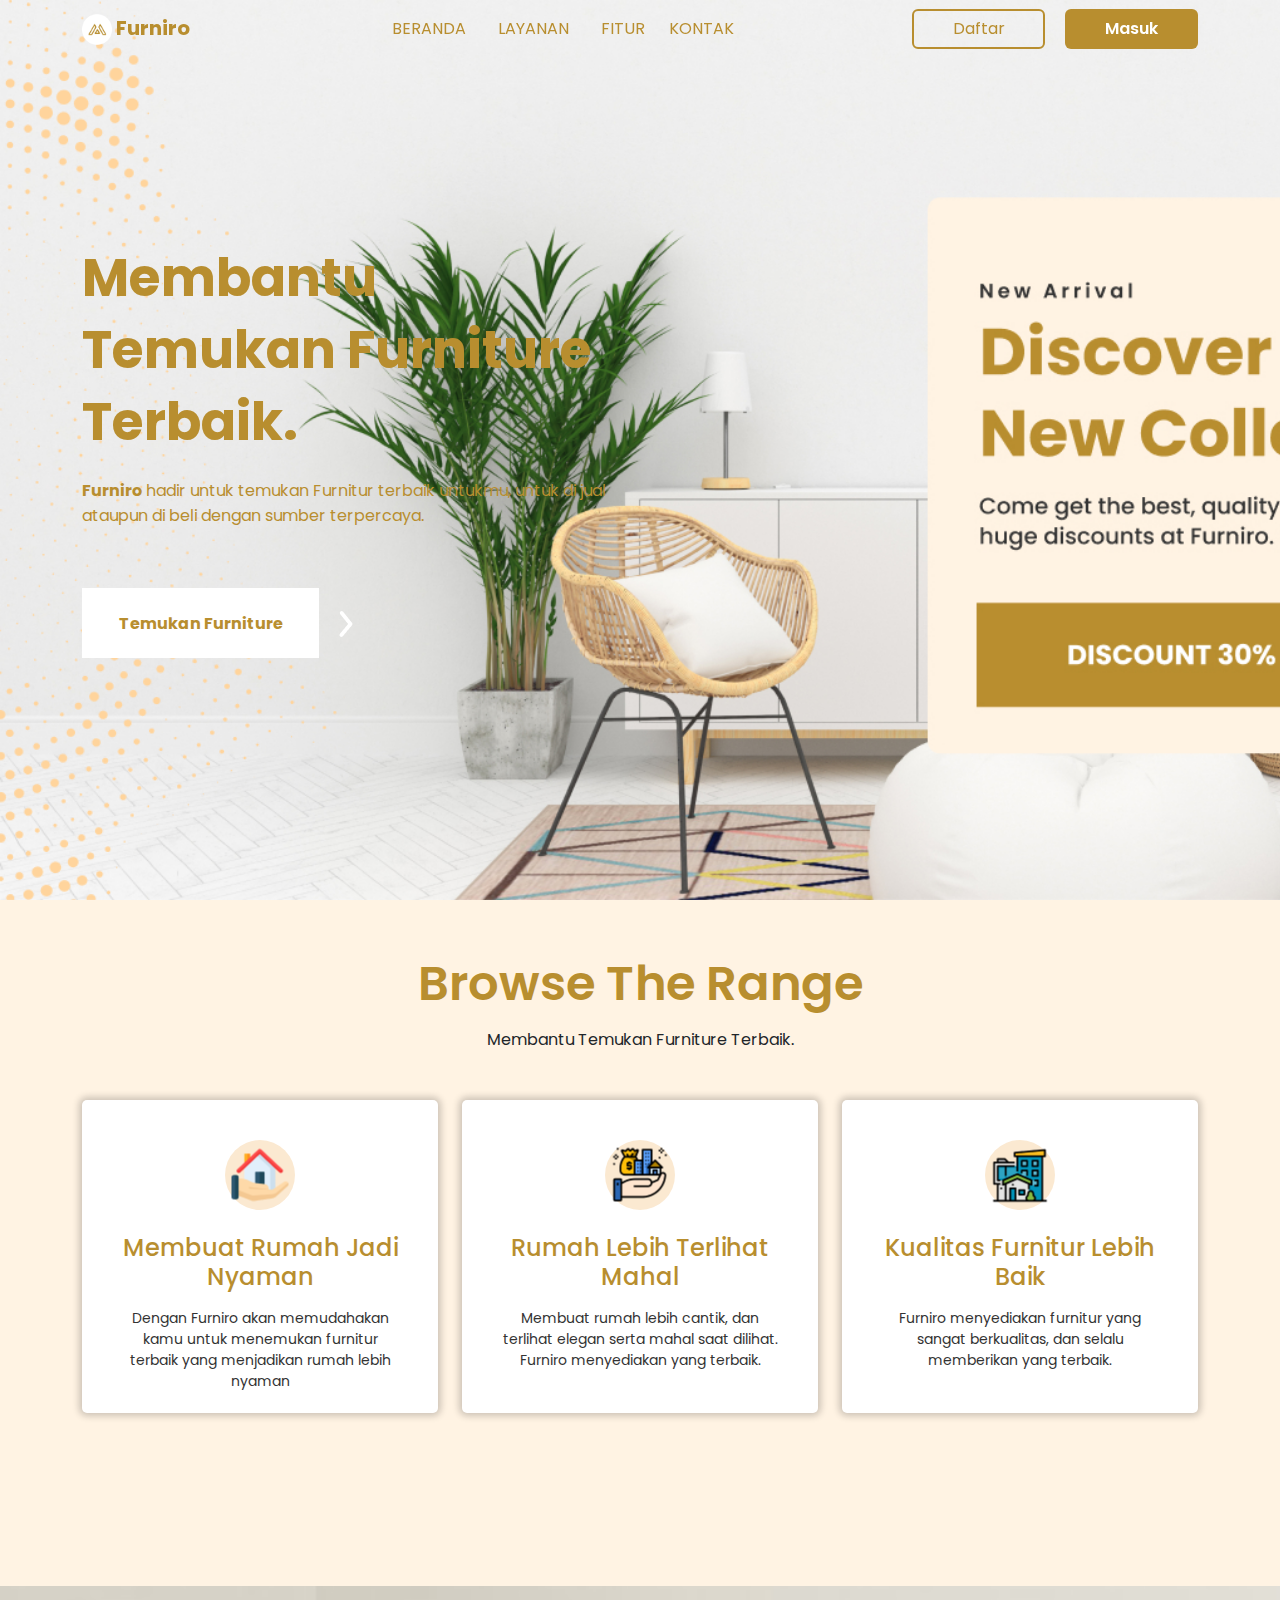
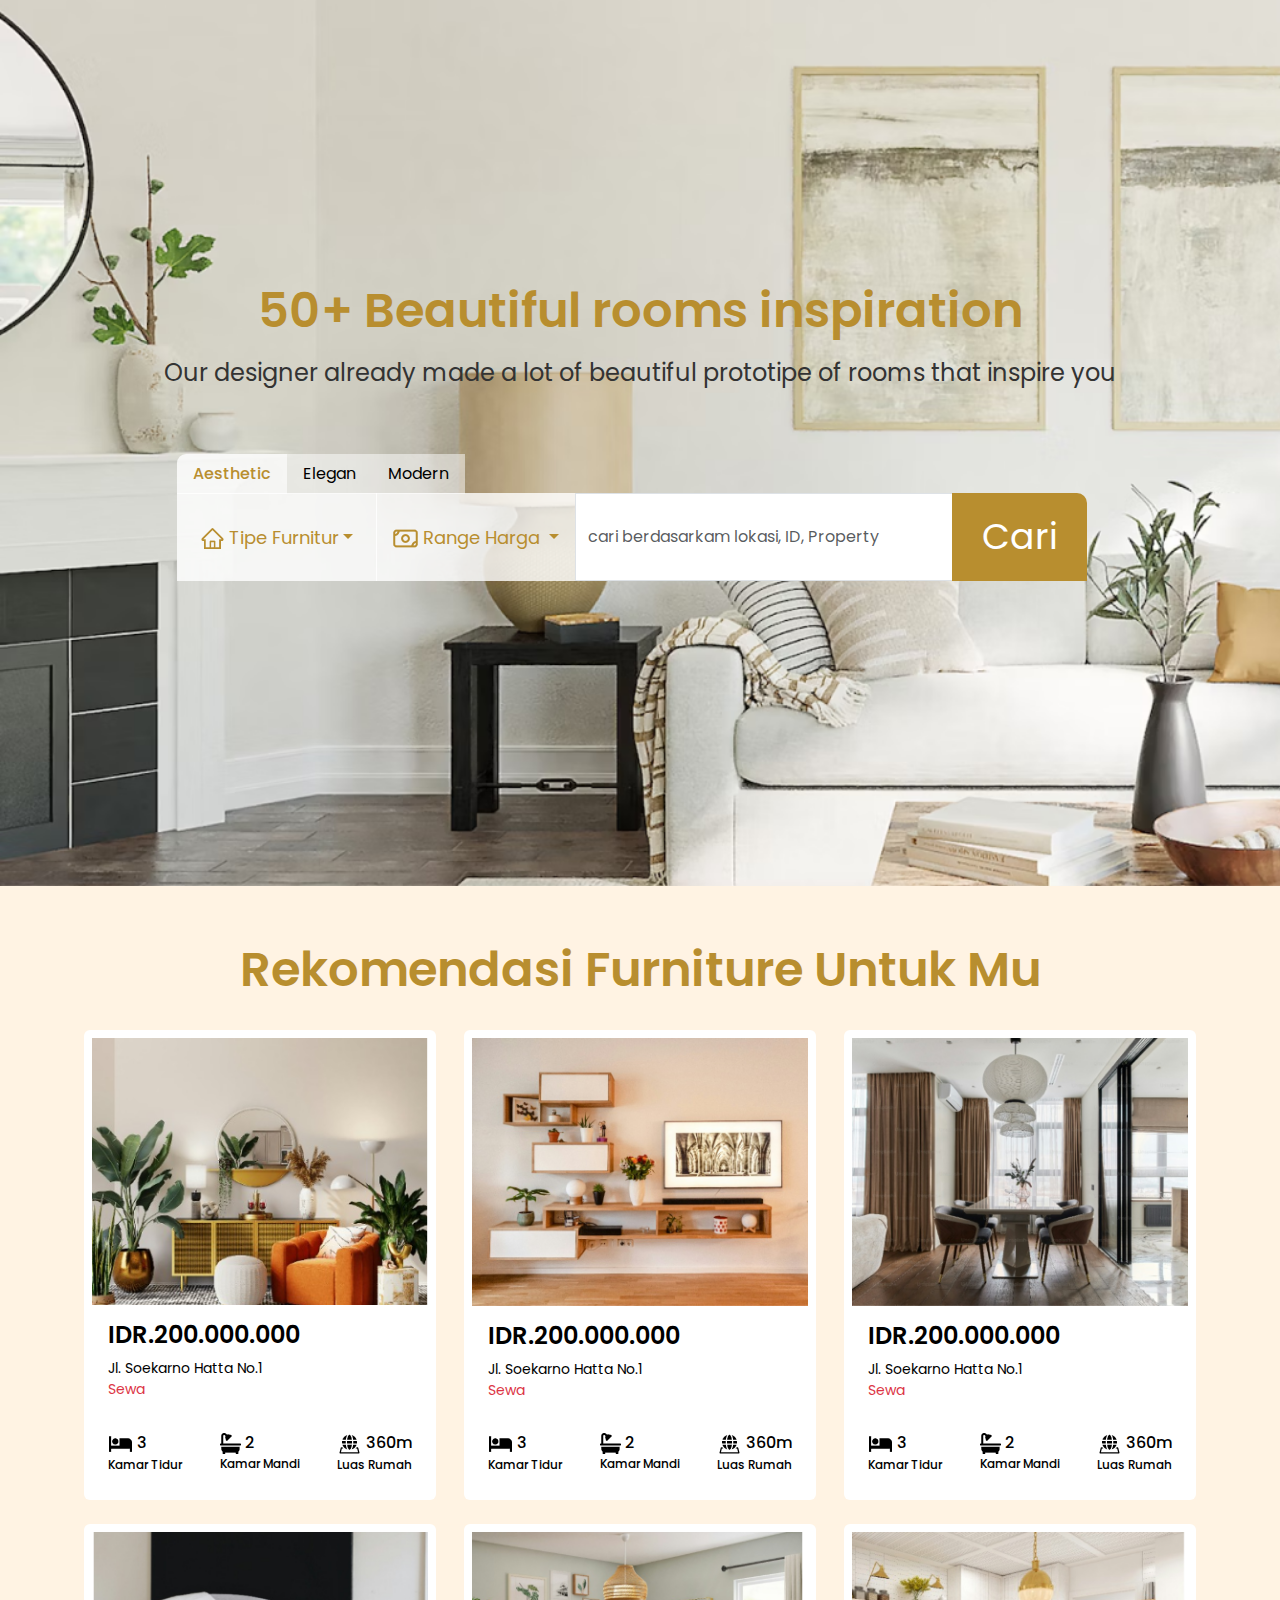
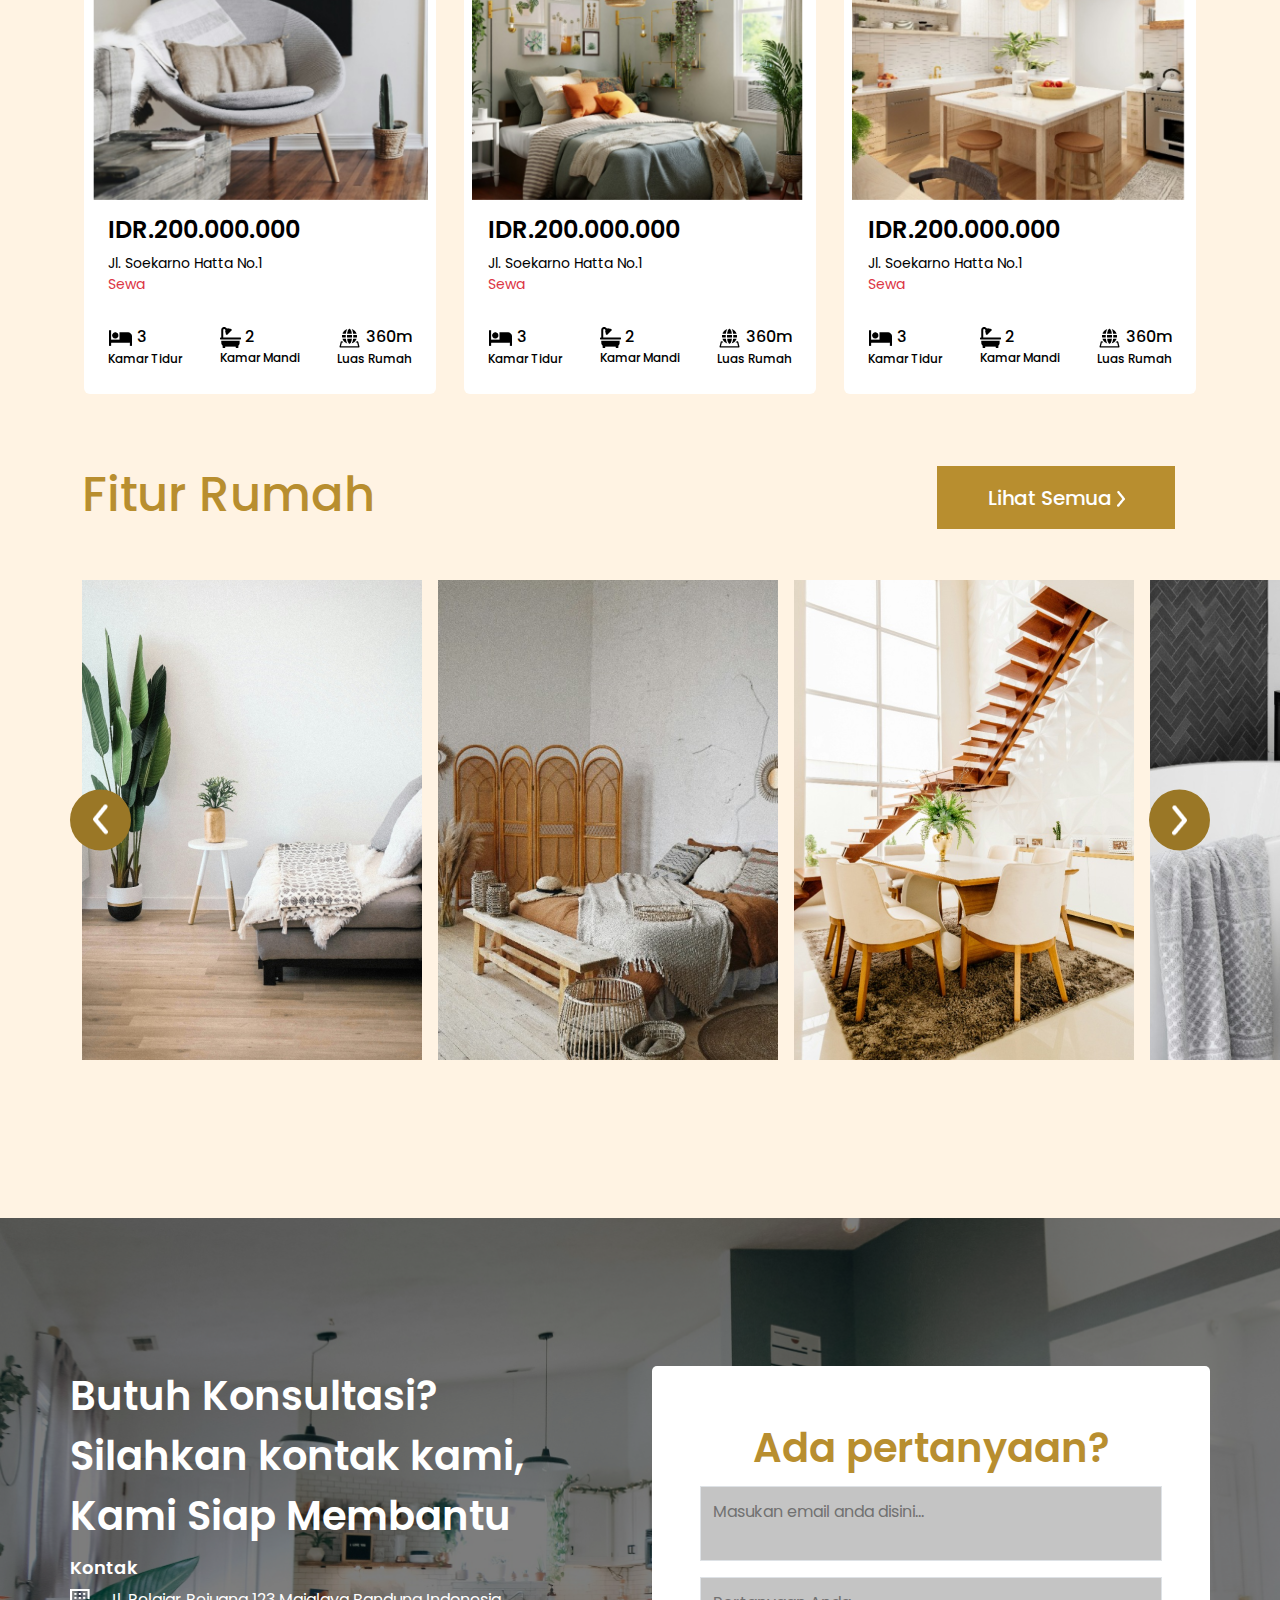
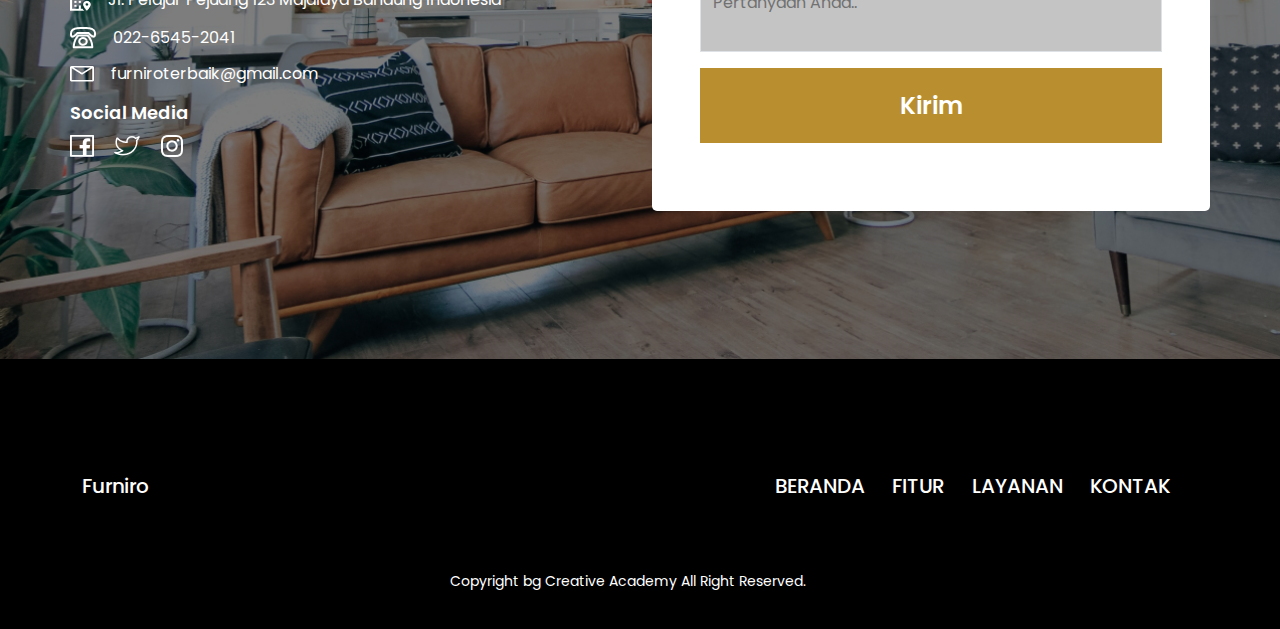
<file: index.html>
<!DOCTYPE html>
<html lang="en">
<head>
    <meta charset="UTF-8">
    <meta name="viewport" content="width=device-width, initial-scale=1.0">
    <title>Document</title>
    <link rel="shortcut icon" href="asset/logo.png" type="image/x-icon">
    <!-- CSS Bootsrap -->
    <link rel="stylesheet" href="css/bootstrap.min.css">
    <!-- My CSS -->
    <link rel="stylesheet" href="style.css">
    <!-- Google Font -->
    <link rel="preconnect" href="https://fonts.googleapis.com">
    <link rel="preconnect" href="https://fonts.gstatic.com" crossorigin>
    <link href="https://fonts.googleapis.com/css2?family=Poppins:wght@400;500;600;700&display=swap" rel="stylesheet">
</head>
<body>
    <!-- Navbar -->
    <nav class="navbar navbar-expand-lg navbar-dark bg-transparent position-fixed w-100">
        <div class="container">
          <a class="navbar-brand fw-bold" href="#">
            <img src="asset/logo.png" alt="Logo" width="30">
            Furniro
          </a>
          <button class="navbar-toggler" type="button" data-bs-toggle="collapse" data-bs-target="#navbarNav" aria-controls="navbarNav" aria-expanded="false" aria-label="Toggle navigation">
            <span class="navbar-toggler-icon"></span>
          </button>
          <div class="collapse navbar-collapse" id="navbarNav">
            <ul class="navbar-nav mx-auto">
              <li class="nav-item mx-2">
                <a class="nav-link active" aria-current="page" href="#" style="color: #B88E2F;">BERANDA</a>
              </li>
              <li class="nav-item mx-2">
                <a class="nav-link" href="#">LAYANAN</a>
              </li>
              <li class="nav-item mx-2">
                <a class="nav-link" href="#">FITUR</a>
              </li>
              <li class="nav-item">
                <a class="nav-link" aria-disabled="true">KONTAK</a>
              </li>
            </ul>
            <div>
              <button class="btn button-primary">Daftar</button>
              <a href="login.html">
                <button class="btn button-secondary">Masuk</button> 
              </a>
            </div>
          </div>
          
        </div>
      </nav>

    <!-- Hero Section -->
    <section id="hero">
      <div class="container h-100 align-items-center justify-content-center">
        <div class="row h-100">
          <div class="col-md-6 hero-tagline my-auto">
            <h1>Membantu Temukan Furniture Terbaik.</h1>
            <p><span class="fw-bold">Furniro </span>hadir untuk temukan Furnitur terbaik untukmu, untuk di jual ataupun di beli dengan sumber terpercaya.</p>
            <button class="button-lg-primary">Temukan Furniture</button>
            <a href="#"><img src="asset/arrow-home.png" alt="arrow"></a>
          </div>
        </div>
      </div>
      <img src="asset/hero-pattern.png" alt="pattern" class="aksen-img position-absolute h-100 top-0 start-0 ">
    </section>
    <!-- Layanan Section -->
    <section id="layanan">
      <div class="container">
        <div class="row mt-5">
          <div class="col-12 text-center">
            <h2>Browse The Range</h2>
            <span>Membantu Temukan Furniture Terbaik.</span>
          </div>
        </div>
        <div class="row mt-5">
          <div class="col-md-4 text-center">
            <div class="card-layanan">
              <div class="circle-icon position-relative mx-auto">
                <img src="asset/house.png" alt="house-icon" class="position-absolute top-50 start-50 translate-middle">
              </div>
              <h3 class="mt-4">Membuat Rumah Jadi Nyaman</h3>
              <p class="sub-title mt-3">Dengan Furniro akan memudahakan kamu untuk menemukan furnitur terbaik yang menjadikan rumah lebih nyaman</p>
            </div>
          </div>
          <div class="col-md-4 text-center">
            <div class="card-layanan">
              <div class="circle-icon position-relative mx-auto">
                <img src="asset/assets.png" alt="house-icon" class="position-absolute top-50 start-50 translate-middle">
              </div>
              <h3 class="mt-4">Rumah Lebih Terlihat Mahal</h3>
              <p class="sub-title mt-3">Membuat rumah lebih cantik, dan terlihat elegan serta mahal saat dilihat. Furniro menyediakan yang terbaik.</p>
            </div>
          </div>
          <div class="col-md-4 text-center">
            <div class="card-layanan">
              <div class="circle-icon position-relative mx-auto">
                <img src="asset/town.png" alt="house-icon" class="position-absolute top-50 start-50 translate-middle">
              </div>
              <h3 class="mt-4">Kualitas Furnitur Lebih Baik</h3>
              <p class="sub-title mt-3">Furniro menyediakan furnitur yang sangat berkualitas, dan selalu memberikan yang terbaik.</p>
          </div>
        </div>
      </div>
    </section>

    <!-- Search Section -->
    <section id="search" class="d-flex align-items-center">
      <div class="container">
        <div class="row">
          <div class="col-12 text-center">
            <h2>50+ Beautiful rooms inspiration</h2>
            <p>Our designer already made a lot of beautiful prototipe of rooms that inspire you</p>
          </div>
          <div class="col-10 mt-5 mx-auto">
            <ul class="nav nav-tabs" id="myTab" role="tablist">
              <li class="nav-item" role="presentation">
                <button class="nav-link active" id="home-tab" data-bs-toggle="tab" data-bs-target="#jual" type="button" role="tab" aria-controls="home-tab-pane" aria-selected="true">Aesthetic</button>
              </li>
              <li class="nav-item" role="presentation">
                <button class="nav-link" id="profile-tab" data-bs-toggle="tab" data-bs-target="#sewa" type="button" role="tab" aria-controls="profile-tab-pane" aria-selected="false">Elegan</button>
              </li>
              <li class="nav-item" role="presentation">
                <button class="nav-link" id="contact-tab" data-bs-toggle="tab" data-bs-target="#property-baru" type="button" role="tab" aria-controls="contact-tab-pane" aria-selected="false">Modern</button>
              </li>
            </ul>
            <div class="tab-content" id="myTabContent">
              <!-- Jual -->
              <div class="tab-pane fade show active" id="jual" role="tabpanel" aria-labelledby="home-tab" tabindex="0">
                <div class="input-cari input-group mb-3">
                  <button class="button-secondary dropdown-toggle" type="button" data-bs-toggle="dropdown" aria-expanded="false">
                    <img src="asset/home-icon.png" alt="" class="d-block d-lg-inline mx-auto">
                    Tipe Furnitur</button>
                  <ul class="dropdown-menu">
                    <li><a class="dropdown-item" href="#">Action</a></li>
                    <li><a class="dropdown-item" href="#">Another action</a></li>
                    <li><a class="dropdown-item" href="#">Something else here</a></li>
                    <li><hr class="dropdown-divider"></li>
                    <li><a class="dropdown-item" href="#">Separated link</a></li>
                  </ul>
                  
                  <button class="button-secondary dropdown-toggle" type="button" data-bs-toggle="dropdown" aria-expanded="false">
                    <img src="asset/money-icon.png" alt=""  class="d-block d-lg-inline mx-auto">
                    Range Harga
                  </button>
                  <ul class="dropdown-menu">
                    <li><a class="dropdown-item" href="#">Action</a></li>
                    <li><a class="dropdown-item" href="#">Another action</a></li>
                    <li><a class="dropdown-item" href="#">Something else here</a></li>
                    <li><hr class="dropdown-divider"></li>
                    <li><a class="dropdown-item" href="#">Separated link</a></li>
                  </ul>
                  <input type="text" class="form-control" aria-label="Text input with dropdown button" placeholder="cari berdasarkam lokasi, ID, Property">
                  <button class="button-primary">Cari</button>
                </div>
              </div>

              <!-- Sewa -->
              <div class="tab-pane fade" id="sewa" role="tabpanel" aria-labelledby="profile-tab" tabindex="0">
                <div class="input-cari input-group mb-3">
                  <button class="button-secondary dropdown-toggle" type="button" data-bs-toggle="dropdown" aria-expanded="false">
                    <img src="asset/home-icon.png" alt=""  class="d-block d-lg-inline mx-auto">
                    Tipe Furnitur</button>
                  <ul class="dropdown-menu">
                    <li><a class="dropdown-item" href="#">Action</a></li>
                    <li><a class="dropdown-item" href="#">Another action</a></li>
                    <li><a class="dropdown-item" href="#">Something else here</a></li>
                    <li><hr class="dropdown-divider"></li>
                    <li><a class="dropdown-item" href="#">Separated link</a></li>
                  </ul>
                  
                  <button class="button-secondary dropdown-toggle" type="button" data-bs-toggle="dropdown" aria-expanded="false">
                    <img src="asset/money-icon.png" alt=""  class="d-block d-lg-inline mx-auto">
                    Range Harga
                  </button>
                  <ul class="dropdown-menu">
                    <li><a class="dropdown-item" href="#">Action</a></li>
                    <li><a class="dropdown-item" href="#">Another action</a></li>
                    <li><a class="dropdown-item" href="#">Something else here</a></li>
                    <li><hr class="dropdown-divider"></li>
                    <li><a class="dropdown-item" href="#">Separated link</a></li>
                  </ul>
                  <input type="text" class="form-control" aria-label="Text input with dropdown button" placeholder="cari berdasarkam lokasi, ID, Property">
                  <button class="button-primary">Cari</button>
                </div>
              </div>
              <!-- Property Baru -->
              <div class="tab-pane fade" id="property-baru" role="tabpanel" aria-labelledby="contact-tab" tabindex="0">
                <div class="input-cari input-group mb-3">
                  <button class="button-secondary dropdown-toggle" type="button" data-bs-toggle="dropdown" aria-expanded="false">
                    <img src="asset/home-icon.png" alt=""  class="d-block d-lg-inline mx-auto">
                    Tipe Furnitur</button>
                  <ul class="dropdown-menu">
                    <li><a class="dropdown-item" href="#">Action</a></li>
                    <li><a class="dropdown-item" href="#">Another action</a></li>
                    <li><a class="dropdown-item" href="#">Something else here</a></li>
                    <li><hr class="dropdown-divider"></li>
                    <li><a class="dropdown-item" href="#">Separated link</a></li>
                  </ul>
                  
                  <button class="button-secondary dropdown-toggle" type="button" data-bs-toggle="dropdown" aria-expanded="false">
                    <img src="asset/money-icon.png" alt=""  class="d-block d-lg-inline mx-auto">
                    Range Harga
                  </button>
                  <ul class="dropdown-menu">
                    <li><a class="dropdown-item" href="#">Action</a></li>
                    <li><a class="dropdown-item" href="#">Another action</a></li>
                    <li><a class="dropdown-item" href="#">Something else here</a></li>
                    <li><hr class="dropdown-divider"></li>
                    <li><a class="dropdown-item" href="#">Separated link</a></li>
                  </ul>
                  <input type="text" class="form-control" aria-label="Text input with dropdown button" placeholder="cari berdasarkam lokasi, ID, Property">
                  <button class="button-primary">Cari</button>
                </div>
              </div>
            </div>
          </div>
        </div>
      </div>
    </section>

    <!-- Recomendation -->
    <section id="rekomendasi">
      <div class="container">
        <div class="row mt-5">
          <div class="col-12 text-center mb-3">
            <h2 class="rekomendasi-title">Rekomendasi Furniture Untuk Mu</h2>
          </div>
        </div>

        <div class="row">
          <div class="col-lg-4 col-md-6 mb-4 d-flex justify-content-evenly">
            <div class="card p-2" style="width: 22rem;">
              <img src="asset/furnitur-1.png" alt="">
              <div class="card-body">
                <h4>IDR.200.000.000</h4>
                <p>Jl. Soekarno Hatta No.1 <br><span class="text-danger">Sewa</span></p>
              </div>

              <br>
              <div class="card-fasilitas d-flex justify-content-between px-4">
                <span><img src="asset/bed-icon.png" alt="">
                  3
                  <p>Kamar Tidur</p>
                </span>
                <span><img src="asset/bath-icon.png" alt="">
                  2
                  <p>Kamar Mandi</p>
                </span>
                <span><img src="asset/globe-icon.png" alt="">
                  360m
                  <p>Luas Rumah</p>
                </span>
              </div>
            </div>
          </div>
          <div class="col-lg-4 col-md-6 mb-4 d-flex justify-content-evenly">
            <div class="card p-2" style="width: 22rem;">
              <img src="asset/furnitur-2.png" alt="">
              <div class="card-body">
                <h4>IDR.200.000.000</h4>
                <p>Jl. Soekarno Hatta No.1 <br><span class="text-danger">Sewa</span></p>
              </div>

              <br>
              <div class="card-fasilitas d-flex justify-content-between px-4">
                <span><img src="asset/bed-icon.png" alt="">
                  3
                  <p>Kamar Tidur</p>
                </span>
                <span><img src="asset/bath-icon.png" alt="">
                  2
                  <p>Kamar Mandi</p>
                </span>
                <span><img src="asset/globe-icon.png" alt="">
                  360m
                  <p>Luas Rumah</p>
                </span>
              </div>
            </div>
          </div>
          <div class="col-lg-4 col-md-6 mb-4 d-flex justify-content-evenly">
            <div class="card p-2" style="width: 22rem;">
              <img src="asset/furnitur-3.png" alt="">
              <div class="card-body">
                <h4>IDR.200.000.000</h4>
                <p>Jl. Soekarno Hatta No.1 <br><span class="text-danger">Sewa</span></p>
              </div>

              <br>
              <div class="card-fasilitas d-flex justify-content-between px-4">
                <span><img src="asset/bed-icon.png" alt="">
                  3
                  <p>Kamar Tidur</p>
                </span>
                <span><img src="asset/bath-icon.png" alt="">
                  2
                  <p>Kamar Mandi</p>
                </span>
                <span><img src="asset/globe-icon.png" alt="">
                  360m
                  <p>Luas Rumah</p>
                </span>
              </div>
            </div>
          </div>
          <div class="col-lg-4 col-md-6 mb-4 d-flex justify-content-evenly">
            <div class="card p-2" style="width: 22rem;">
              <img src="asset/furnitur-4.png" alt="">
              <div class="card-body">
                <h4>IDR.200.000.000</h4>
                <p>Jl. Soekarno Hatta No.1 <br><span class="text-danger">Sewa</span></p>
              </div>

              <br>
              <div class="card-fasilitas d-flex justify-content-between px-4">
                <span><img src="asset/bed-icon.png" alt="">
                  3
                  <p>Kamar Tidur</p>
                </span>
                <span><img src="asset/bath-icon.png" alt="">
                  2
                  <p>Kamar Mandi</p>
                </span>
                <span><img src="asset/globe-icon.png" alt="">
                  360m
                  <p>Luas Rumah</p>
                </span>
              </div>
            </div>
          </div>
          <div class="col-lg-4 col-md-6 mb-4 d-flex justify-content-evenly">
            <div class="card p-2" style="width: 22rem;">
              <img src="asset/furnitur-5.png" alt="">
              <div class="card-body">
                <h4>IDR.200.000.000</h4>
                <p>Jl. Soekarno Hatta No.1 <br><span class="text-danger">Sewa</span></p>
              </div>

              <br>
              <div class="card-fasilitas d-flex justify-content-between px-4">
                <span><img src="asset/bed-icon.png" alt="">
                  3
                  <p>Kamar Tidur</p>
                </span>
                <span><img src="asset/bath-icon.png" alt="">
                  2
                  <p>Kamar Mandi</p>
                </span>
                <span><img src="asset/globe-icon.png" alt="">
                  360m
                  <p>Luas Rumah</p>
                </span>
              </div>
            </div>
          </div>
          <div class="col-lg-4 col-md-6 mb-4 d-flex justify-content-evenly">
            <div class="card p-2" style="width: 22rem;">
              <img src="asset/furnitur-6.png" alt="">
              <div class="card-body">
                <h4>IDR.200.000.000</h4>
                <p>Jl. Soekarno Hatta No.1 <br><span class="text-danger">Sewa</span></p>
              </div>

              <br>
              <div class="card-fasilitas d-flex justify-content-between px-4">
                <span><img src="asset/bed-icon.png" alt="">
                  3
                  <p>Kamar Tidur</p>
                </span>
                <span><img src="asset/bath-icon.png" alt="">
                  2
                  <p>Kamar Mandi</p>
                </span>
                <span><img src="asset/globe-icon.png" alt="">
                  360m
                  <p>Luas Rumah</p>
                </span>
              </div>
            </div>
          </div>
        </div>


      </div>
    </section>

    <!-- Fitur Section -->
    <section id="fitur" class="mt-5 overflow-hidden">
      <div class="container">
        <div class="row mb-5">
          <div class="col-lg-9 col-md-12 text-center text-lg-start">
            <h2>Fitur Rumah</h2>
          </div>
          <div class="col-lg-3 col-md-12">
            <button class="button-fitur">Lihat Semua
              <img src="asset/Vector.png" alt="">
            </button>
          </div>
        </div>
      </div>
      <div class="container position-relative">
        <div class="row">
          <div class="col-12 d-flex justify-content-start">
            <div class="card-fitur position-relative me-3">
              <img src="asset/fitur-1.png" alt="">

              <div class="overlay position-absolute top-0 bottom-0 start-0 end-0 w-100 h-100">
                <div class="position-absolute top-50 start-50 text-center translate-middle w-100">
                  <h5>Kamar Tidur</h5>
                  <span>Rumah minimalist Type-A2</span>
                  <h6>IDR.200jt</h6>
                  <button class="">Lihat Rumah</button>
                </div>
              </div>
            </div>
            <div class="card-fitur position-relative me-3">
              <img src="asset/fitur-2.png" alt="">

              <div class="overlay position-absolute top-0 bottom-0 start-0 end-0 w-100 h-100">
                <div class="position-absolute top-50 start-50 text-center translate-middle w-100">
                  <h5>Kamar Tidur</h5>
                  <span>Rumah minimalist Type-A2</span>
                  <h6>IDR.200jt</h6>
                  <button class="">Lihat Rumah</button>
                </div>
              </div>
            </div>
            <div class="card-fitur position-relative me-3">
              <img src="asset/fitur-3.png" alt="">

              <div class="overlay position-absolute top-0 bottom-0 start-0 end-0 w-100 h-100">
                <div class="position-absolute top-50 start-50 text-center translate-middle w-100">
                  <h5>Kamar Tidur</h5>
                  <span>Rumah minimalist Type-A2</span>
                  <h6>IDR.200jt</h6>
                  <button class="">Lihat Rumah</button>
                </div>
              </div>
            </div>
            <div class="card-fitur position-relative me-3">
              <img src="asset/fitur-4.png" alt="">

              <div class="overlay position-absolute top-0 bottom-0 start-0 end-0 w-100 h-100">
                <div class="position-absolute top-50 start-50 text-center translate-middle w-100">
                  <h5>Kamar Tidur</h5>
                  <span>Rumah minimalist Type-A2</span>
                  <h6>IDR.200jt</h6>
                  <button class="">Lihat Rumah</button>
                </div>
              </div>
            </div>
          </div>
        </div>

        <button class="button-arrow-left position-absolute start-0 top-50 translate-middle-y">
          <img src="asset/left.png" alt="">
        </button>
        <button class="button-arrow-right position-absolute end-0 top-50 translate-middle-y">
          <img src="asset/right.png" alt="">
        </button>
      </div>
    </section>

    <!-- Contact -->
    <section id="contact">
      <div class="container-fluid overlay h-100">
        <div class="container">
          <div class="row">
            <div class="col-md-6 mb-4">
              <h3>Butuh Konsultasi? Silahkan kontak kami, Kami Siap Membantu</h3>
              <div class="kontak">
                <h6>Kontak</h6>

                <div class="mb-3 d-flex align-items-center">
                    <img src="asset/addres-icon.png" alt="">
                  <a href="">Jl. Pelajar Pejuang 123 Majalaya Bandung Indonesia</a>
                </div>

                <div class="mb-3 d-flex align-items-center">
                    <img src="asset/tlp-icon.png" alt="">
                  <a href="">022-6545-2041</a>
                </div>

                <div class="mb-3 d-flex align-items-center">
                    <img src="asset/email-icon.png" alt="">
                  <a href="">furniroterbaik@gmail.com</a>
                </div>

              </div>
              <h6>Social Media</h6>
              <img class="me-3" src="asset/facebook-icon.png" alt="">
              <img class="me-3" src="asset/twitter-icon.png" alt="">
              <img class="me-3" src="asset/instagram-icon.png" alt="">
            </div>

            <div class="col-md-6">
              <div class="card-contact">
                <form>
                  <h2>Ada pertanyaan?</h2>
                  <div class="form-floating mb-3">
                    <input type="email" class="form-control bg-color" id="floatingInput" placeholder="name@example.com">
                    <label for="floatingInput" class="text-color">Masukan email anda disini...</label>
                  </div>

                  <div class="form-floating mb-3">
                    <input type="email" class="form-control bg-color" id="floatingInput" placeholder="name@example.com">
                    <label for="floatingInput" class="text-color">Pertanyaan Anda..</label>
                  </div>

                  <button class="button-kontak">Kirim</button>
                </form>
              </div>
            </div>
          </div>
        </div>
      </div>
    </section>

    <!-- Footer -->
    <footer class="d-flex align-items-center position-relative">
      <div class="container-fluid">
        <div class="container">
          <div class="row">
            <div class="col-md-7 d-flex align-items-center justify-content-md-start justify-content-center mb-3">
              <a href="">Furniro</a>
            </div>
            <div class="col-md-5 d-flex justify-content-evenly mb-3">
              <a href="">BERANDA</a>
              <a href="">FITUR</a>
              <a href="">LAYANAN</a>
              <a href="">KONTAK</a>
            </div>
          </div>

          <div class="row copyright position-absolute start-50 translate-middle">
            <div class="col-12">
              <p class="text-center">Copyright bg Creative Academy All Right Reserved.</p>
            </div>
          </div>
        </div>
      </div>
    </footer>
    <script src="js/bootstrap.bundle.js"></script>
    <script src="my-script/script.js"></script>
</body>
</html>
</file>
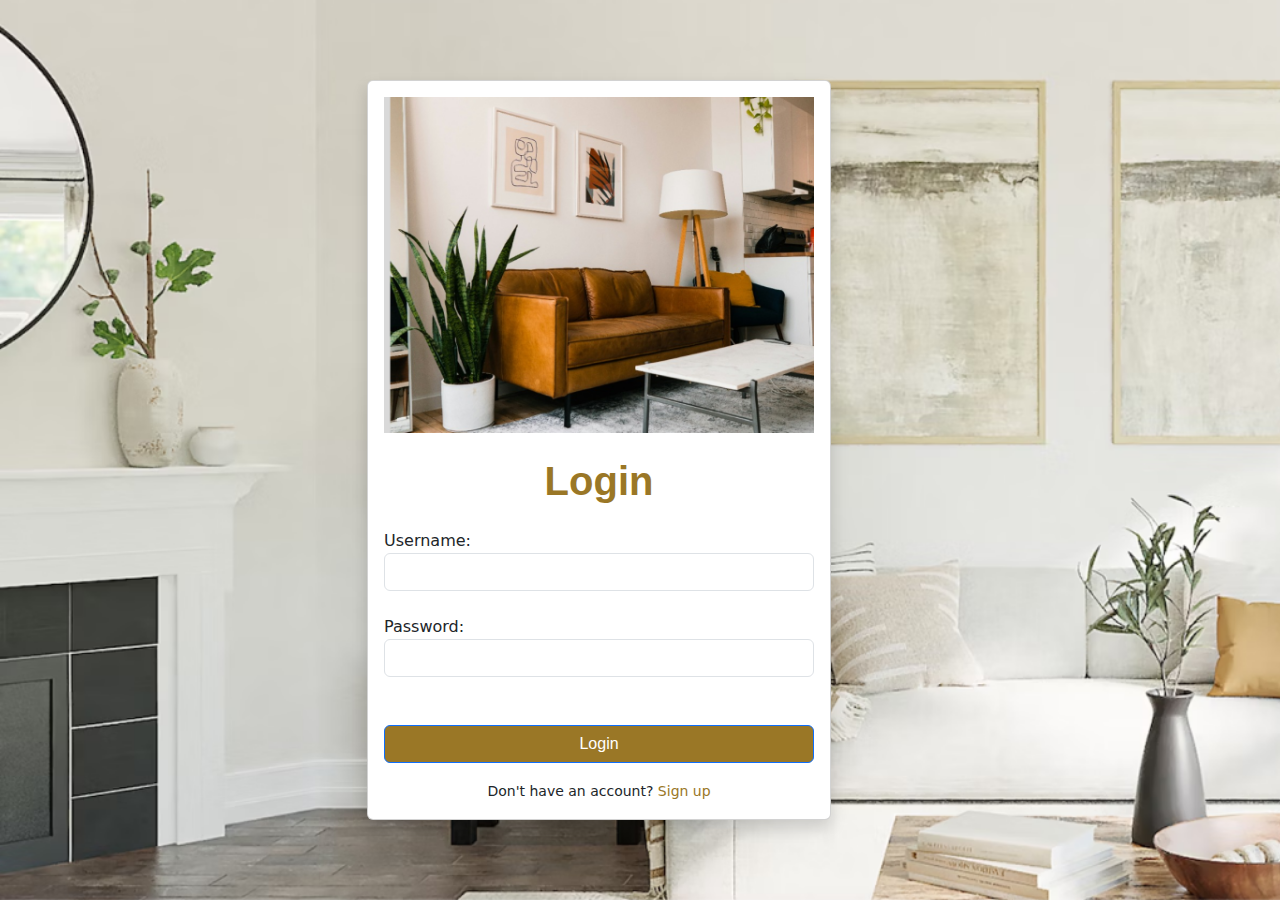
<file: login.html>
<!DOCTYPE html>
<html lang="en">
<head>
    <meta charset="UTF-8">
    <meta name="viewport" content="width=device-width, initial-scale=1.0">
    <title>Document</title>
    <link rel="stylesheet" href="style.css">
    <link rel="stylesheet" href="css/bootstrap.min.css">
</head>
<body style="background-image: url(asset/bg-search.png); background-repeat:no-repeat; background-size: cover;">
  <div class="container align-items-center">
    <div class="row justify-content-center align-items-center min-vh-100">
        <div class="col-md-6">
            <form class="card card-body shadow login_card">
                <img src="asset/img-login.png" alt="Login Image" class="img-fluid mb-4">
                <h1 class="text-center mb-4">Login</h1>
                
                <div class="form-group mb-4">
                    <label for="username">Username:</label>
                    <input type="text" class="form-control" id="username" name="username" required>
                </div>
                
                <div class="form-group mb-5">
                    <label for="password">Password:</label>
                    <input type="password" class="form-control" id="password" name="password" required>
                </div>
                
                <button type="submit" class="btn btn-primary btn-block">Login</button>
                
                <div class="text-center mt-3">
                    <small>Don't have an account? <a href="#">Sign up</a></small>
                </div>
            </form>
        </div>
    </div>
</div>
</body>
</html>
</file>
<file: style.css>
:root {
  --green-color: #048853;
  --bg-icon: #00985b;
}
body {
  font-family: "Poppins", sans-serif;
  background-color: #FFF3E3;
}
/* Z Index */
.navbar {
  z-index: 3;
}
* {
  z-index: 2;
}
.aksen-img {
  z-index: 1;
}
.img-hero {
  z-index: 1;
}
/* Navbar Color */
.nav-color {
  background-color: #fff;
  transition: all ease-in-out 0.3s;
}
.bg-transparent {
  transition: all ease-in-out 0.3s;
}
/* NAVBAR */
.button-primary {
  width: 133px;
  height: 40px;
  background-color: transparent;
  color: #b88e2f;
  font-size: 16px;
  font-weight: 400;
  border: 2px solid #b88e2f;
  margin-right: 1rem;
}
.button-secondary {
  width: 133px;
  height: 40px;
  background-color: #b88e2f;
  color: #FFF;
  border: none;
  font-size: 16px;
  font-weight: 600;
  transition: .5s ease;
}
.button-primary:hover{
  color: #b88e2f
}
.button-secondary:hover{
  background-color: #9a7726;
  color: #FFFF;
}
.navbar a {
  color: #b88e2f;
}
/* Hero Section */
#hero {
  background-image: url(asset/bg-home.jpg);
  background-repeat: no-repeat;
  background-size: cover;
  height: 100vh;
  width: 100%;
}
.img-hero {
  height: 100%;
}
.hero-tagline h1 {
  color: #b88e2f;
  font-size: 52px;
  font-style: normal;
  font-weight: 700;
  line-height: 72px; /* 138.462% */
}
.hero-tagline p {
  color: #b88e2f;
  font-size: 16px;
  font-style: normal;
  font-weight: 400;
  line-height: normal;
  margin-top: 20px;
  margin-bottom: 60px;
}
.button-lg-primary {
  width: 237px;
  height: 70px;
  background-color: #ffff;
  border: none;
  color: #b88e2f;
  font-size: 16px;
  font-style: normal;
  font-weight: 700;
  line-height: normal;
}
/* Layanan Section */
#layanan {
  margin-bottom: 173px;
}
#layanan h2 {
  color: #b88e2f;
  font-size: 48px;
  font-style: normal;
  font-weight: 600;
  line-height: normal;
}
#subtitle {
  color: #333;
  font-size: 18px;
  font-style: normal;
  font-weight: 400;
  line-height: normal;
}
.card-layanan {
  width: 100%;
  height: 313px;
  background-color: #ffff;
  padding: 40px;
  border-radius: 5px;
  box-shadow: 0 0 7px 3px rgb(0, 0, 0, 0.2);
  transition: 0.5s ease;
}
.circle-icon {
  width: 70px;
  height: 70px;
  background-color: #fbe9d1;
  border-radius: 50px;
  transition: 0.5s ease;
}
.card-layanan h3 {
  color: #b88e2f;
  font-size: 24px;
  transition: 0.5s ease;
}
.card-layanan p {
  color: #333;
  font-size: 14px;
  font-style: normal;
  font-weight: 400;
  line-height: normal;
  transition: 0.5s ease;
}
/* Hover */
.card-layanan:hover {
  background: #b88e2f;
  transform: scale(1.03);
}
.card-layanan:hover .circle-icon {
  background-color: #fff;
}
.card-layanan:hover h3 {
  color: #fff;
}
.card-layanan:hover p {
  color: #fff;
}

/* Search Section */
#search {
  background-image: url(asset/bg-search.png);
  height: 100vh;
  background-repeat: no-repeat;
  background-size: cover;
}
#search h2 {
  color: #b88e2f;
  font-size: 48px;
  font-style: normal;
  font-weight: 600;
  line-height: normal;
}
#search p {
  color: #333;
  font-size: 24px;
  font-style: normal;
  font-weight: 400;
  line-height: normal;
}
.input-cari {
  height: 88px;
}
.input-cari .button-secondary {
  width: 200px;
  height: 88px;
  background-color: rgba(255, 255, 255, 0.8);
  color: #b88e2f;
  font-size: 18px;
  font-style: normal;
  font-weight: 400;
  line-height: normal;
}
.input-cari .button-primary {
  width: 135px;
  height: 88px;
  background-color: #b88e2f;
  color: #FFFF;
  border: none;
  font-size: 36px;
  border-radius: 0 10px 0 10px;
}
.nav-tabs {
  border: none;
}
.nav-tabs .nav-link {
  background-color: rgba(255, 255, 255, 0.5);
  color: black;
  border: none;
  border-radius: 0 0 0 0;
}
.nav-tabs .nav-link.active {
  background-color: rgba(255, 255, 255, 0.8);
  color: #b88e2f;
  font-weight: 500;
  border-radius: 9px 0 0 0;
}
/* Recomandation Section */
.rekomendasi-title {
  color: #b88e2f;
  font-size: 48px;
  font-style: normal;
  font-weight: 600;
  line-height: normal;
}
.card {
  height: 470px;
  width: 85%;
  border: none;
  transition: 0.5s ease;
}
.card-body h4 {
  color: #000;
  font-size: 24px;
  font-style: normal;
  font-weight: 600;
  transition: 0.5s ease;
}
.card-body p {
  color: #000;
  font-size: 14px;
  font-style: normal;
  font-weight: 400;
  transition: 0.15s ease;
}
.card-fasilitas {
  background-color: #fff;
  position: absolute;
  right: 0;
  left: 0;
  bottom: 10px;
}
.card-fasilitas span {
  font-weight: 500;
  margin-top: 18px;
  color: black;
}
.card-fasilitas p {
  font-size: 12px;
}
.card:hover {
  background: #b88e2f;
  box-shadow: 0px 20px 20px 0px rgba(0, 0, 0, 0.25);
  transform: scale(1.01);
}
.card:hover .card-body h4 {
  color: white;
}
.card:hover .card-body p {
  color: white;
}
/* Fitur Section */
#fitur h2 {
  font-size: 48px;
  color: #b88e2f;
}
.button-fitur {
  width: 238px;
  height: 63px;
  background-color: #b88e2f;
  border: none;
  font-size: 20px;
  font-weight: 500;
  color: white;
}
.card-fitur h5 {
  color: #fff;
  font-size: 36px;
  font-weight: 600;
}
.card-fitur span {
  color: white;
  font-size: 15px;
}
.card-fitur h6 {
  color: #fff;
  font-size: 24px;
  font-weight: 600;
  line-height: normal;
}
.card-fitur button {
  background-color: #b88e2f;
  color: white;
  border: none;
  width: 150px;
  height: 45px;
  font-size: 18px;
}

.card-fitur .overlay {
  background-color: rgba(0, 0, 0, 0);
  opacity: 0;
  transition: all ease-in-out 0.3s;
}
.card-fitur .overlay:hover {
  background-color: rgba(0, 0, 0, 0.5);
  opacity: 1;
}
.button-arrow-left {
  border: none;
  border-radius: 50%;
  width: 61px;
  height: 61px;
  background-color: #9a7726;
  padding: 0;
}
.button-arrow-right {
  border: none;
  border-radius: 50%;
  width: 61px;
  height: 61px;
  background-color: #9a7726;
  padding: 0;
}
/* Contact Section */
#contact {
  background-image: url(asset/bg-contact.png);
  background-size: cover;
  background-repeat: no-repeat;
  margin-top: 158px;
}
#contact .overlay {
  background: rgba(0, 0, 0, 0.5);
}
#contact .container {
  padding: 148px 0 148px 0;
}
#contact h3 {
  color: #fff;
  font-size: 40px;
  font-style: normal;
  font-weight: 600;
  line-height: normal;
  width: 500px;
}
#contact h6 {
  color: #fff;
  font-size: 18px;
  font-style: normal;
  font-weight: 600;
  line-height: normal;
}
.kontak a {
  color: #fff;
  font-size: 16px;
  font-style: normal;
  font-weight: 400;
  line-height: 18px;
  text-decoration: none;
  margin-left: 17px;
  display: inline-block;
}
.card-contact {
  background-color: #fff;
  width: 100%;
  height: 445px;
  padding: 52px 48px;
  border-radius: 5px;
}
.card-contact h2 {
  color: #b88e2f;
  font-size: 40px;
  font-style: normal;
  font-weight: 600;
  line-height: normal;
  text-align: center;
}
.bg-color {
  background-color: #c4c4c4;
  border-radius: 0;
  height: 75px !important;
}
.form-floating .text-color {
  color: #717171;
  font-size: 16px;
  font-style: normal;
  font-weight: 400;
  line-height: 18px;
}
.button-kontak {
  width: 100%;
  height: 75px;
  background-color: #b88e2f;
  color: #fff;
  border: none;
  color: #fff;
  font-size: 24px;
  font-style: normal;
  font-weight: 600;
  line-height: normal;
}
/* Footer */
footer {
  width: 100%;
  height: 270px;
  background-color: #000;
}
footer a {
  color: #fff;
  font-size: 20px;
  font-style: normal;
  font-weight: 500;
  line-height: normal;
  text-decoration: none;
}
.copyright {
  color: #fff;
  font-size: 14px;
  font-style: normal;
  font-weight: 400;
  line-height: normal;
  bottom: 1%;
}
.login_card{
  background-color: #FFF;
}
.login_card:hover{
  background-color: #fbe9d1;
}
.login_card h1{
  font-family: "Poppins", sans-serif;
  color: #9a7726;
  font-weight: 600;
}
.login_card button{
  background-color: #9a7726;
  color: white;
  font-weight: 500;
  font-family: "Poppins", sans-serif;
}
.login_card a{
  text-decoration: none;
  color: #9a7726;
}
/* Break Points */
@media screen and (max-width: 922px) {
  .hero-tagline h1 {
    line-height: 48px;
  }
  .hero-tagline p {
    font-style: 14px;
    line-height: 25px;
  }
  .card-layanan h3 {
    font-size: 21px;
  }
  .card-layanan p {
    font-size: 12px;
  }
  .input-cari .button-secondary {
    width: 120px;
    font-size: 14px;
    border: 0;
  }
  .input-cari .button-primary {
    font-size: 24px;
    border-radius: 0 0 10px 10px !important;
  }
  .button-fitur {
    width: 100%;
  }
  #contact h3 {
    font-size: 30px;
    width: 400px;
  }
  .card-contact {
    width: 100%;
    height: auto;
  }
  .card-contact h2 {
    font-size: 32px;
    line-height: 42px;
  }
}

@media screen and (max-width: 576px) {
  .img-hero {
    width: 75%;
    width: auto;
  }
  .hero-tagline h1 {
    line-height: 52px;
  }
  h2 {
    font-size: 34px;
  }
  .sub-title {
    font-size: 16px;
  }
  .card-layanan {
    margin: 15px 0 15px 0;
  }
  .card-layanan p {
    font-size: 14px;
  }
  #search h2 {
    font-size: 42px;
    line-height: 52px;
  }
  #search p {
    font-size: 18px;
    line-height: 24px;
  }
  .input-cari .button-secondary {
    height: 60px;
    width: 50%;
    border-radius: 0;
  }
  .input-cari .button-primary {
    height: 60px;
    width: 30%;
    font-size: 20px;
    border-radius: 0;
  }
  .input-cari .form-control {
    height: 60px;
  }
}

@media screen and (max-width: 350px) {
}
</file>
